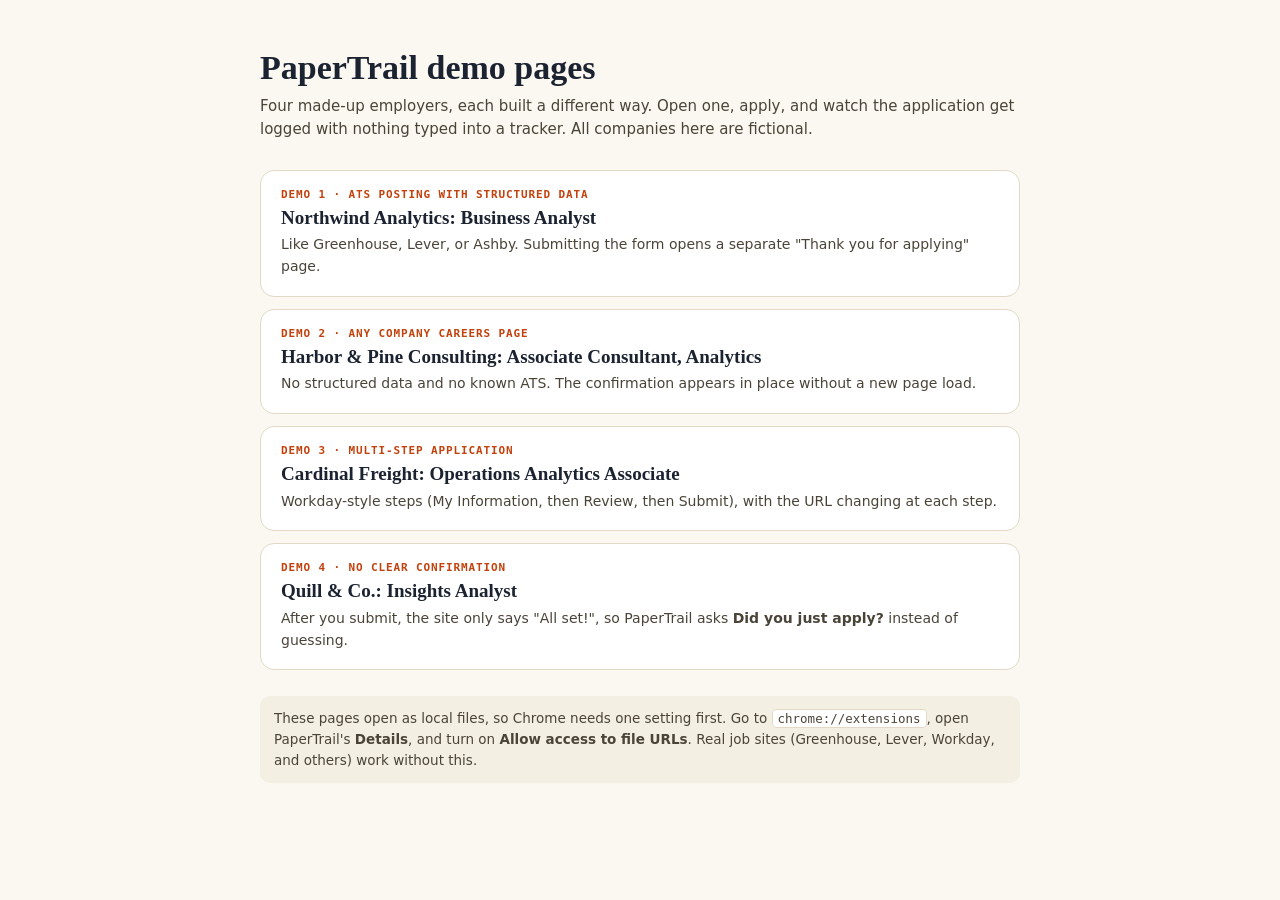
<file: demo/index.html>
<!doctype html>
<html lang="en">
<head>
  <meta charset="utf-8" />
  <title>PaperTrail demo pages</title>
  <style>
    body { margin: 0; background: #FBF8F1; color: #1B2230; font: 15px/1.55 ui-sans-serif, system-ui, -apple-system, "Segoe UI", sans-serif; }
    .wrap { max-width: 760px; margin: 0 auto; padding: 48px 24px; }
    h1 { font: 600 34px/1.15 "Iowan Old Style", Palatino, Georgia, serif; margin: 0 0 8px; }
    p.lead { color: #4A4438; margin: 0 0 28px; }
    a.card { display: block; text-decoration: none; color: inherit; background: #fff; border: 1px solid #E2D9C6; border-radius: 14px; padding: 18px 20px; margin-bottom: 12px; transition: box-shadow .15s, transform .15s; }
    a.card:hover { box-shadow: 0 12px 28px -16px rgba(27,34,48,.4); transform: translateY(-1px); }
    .k { font: 600 11px/1 ui-monospace, Menlo, monospace; letter-spacing: .08em; text-transform: uppercase; color: #C2410C; }
    .t { font: 600 19px/1.3 "Iowan Old Style", Palatino, Georgia, serif; margin: 6px 0 4px; }
    .d { color: #4A4438; font-size: 14px; }
    .tip { margin-top: 26px; font-size: 13.5px; color: #4A4438; background: #F4EFE3; border-radius: 10px; padding: 12px 14px; }
    code { font: 12.5px ui-monospace, Menlo, monospace; background: #fff; border: 1px solid #E2D9C6; border-radius: 4px; padding: 1px 5px; }
  </style>
</head>
<body>
  <div class="wrap">
    <h1>PaperTrail demo pages</h1>
    <p class="lead">Four made-up employers, each built a different way. Open one, apply, and watch the application get logged with nothing typed into a tracker. All companies here are fictional.</p>

    <a class="card" href="northwind-posting.html">
      <div class="k">Demo 1 · ATS posting with structured data</div>
      <div class="t">Northwind Analytics: Business Analyst</div>
      <div class="d">Like Greenhouse, Lever, or Ashby. Submitting the form opens a separate "Thank you for applying" page.</div>
    </a>
    <a class="card" href="harbor-careers.html">
      <div class="k">Demo 2 · Any company careers page</div>
      <div class="t">Harbor &amp; Pine Consulting: Associate Consultant, Analytics</div>
      <div class="d">No structured data and no known ATS. The confirmation appears in place without a new page load.</div>
    </a>
    <a class="card" href="cardinal-multistep.html">
      <div class="k">Demo 3 · Multi-step application</div>
      <div class="t">Cardinal Freight: Operations Analytics Associate</div>
      <div class="d">Workday-style steps (My Information, then Review, then Submit), with the URL changing at each step.</div>
    </a>
    <a class="card" href="quill-unclear.html">
      <div class="k">Demo 4 · No clear confirmation</div>
      <div class="t">Quill &amp; Co.: Insights Analyst</div>
      <div class="d">After you submit, the site only says "All set!", so PaperTrail asks <b>Did you just apply?</b> instead of guessing.</div>
    </a>

    <div class="tip">These pages open as local files, so Chrome needs one setting first. Go to <code>chrome://extensions</code>, open PaperTrail's <b>Details</b>, and turn on <b>Allow access to file URLs</b>. Real job sites (Greenhouse, Lever, Workday, and others) work without this.</div>
  </div>
</body>
</html>
</file>
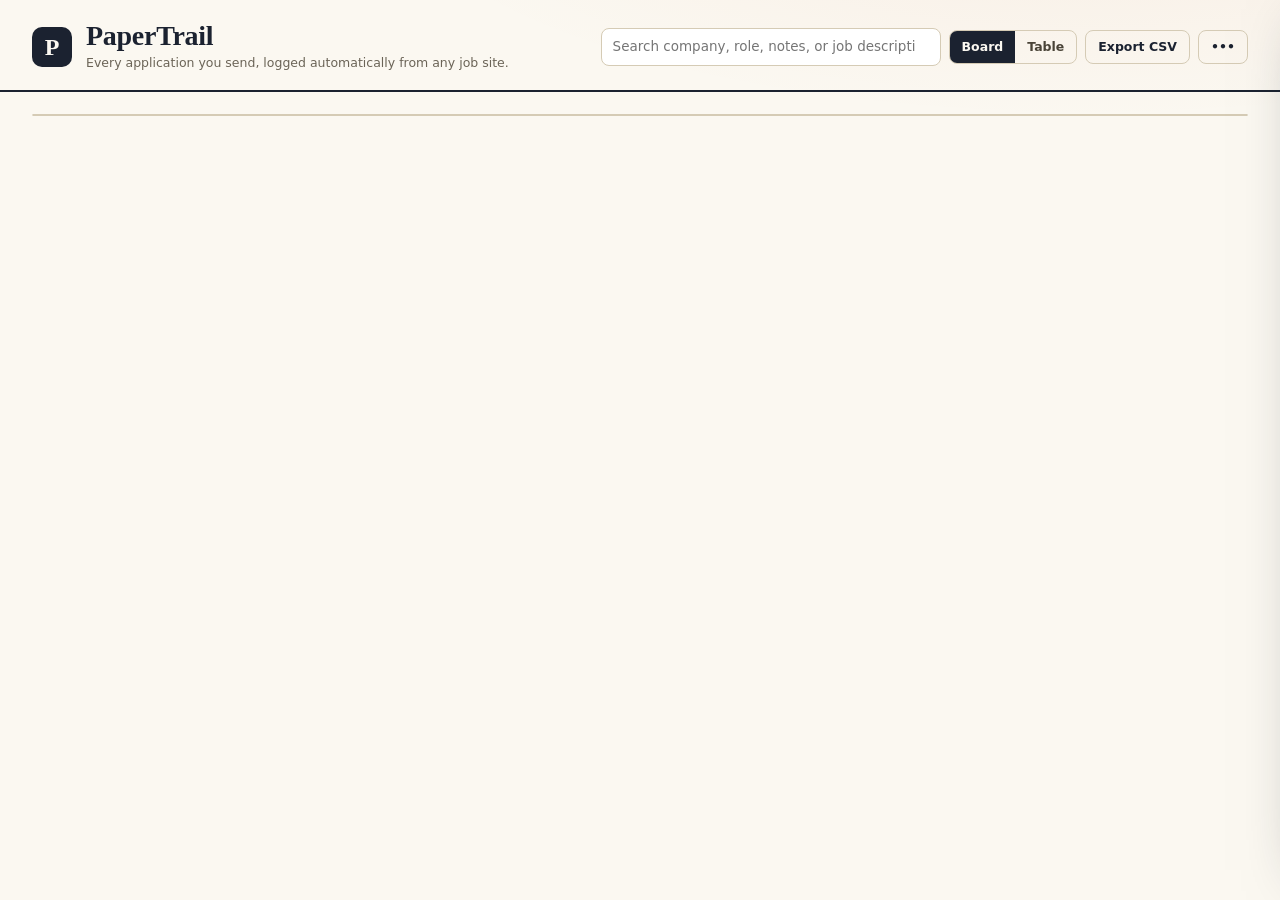
<file: dashboard/dashboard.html>
<!doctype html>
<html lang="en">
<head>
  <meta charset="utf-8" />
  <meta name="viewport" content="width=device-width, initial-scale=1" />
  <title>PaperTrail · Application tracker</title>
  <link rel="icon" href="../icons/icon32.png" />
  <link rel="stylesheet" href="../lib/theme.css" />
  <link rel="stylesheet" href="dashboard.css" />
</head>
<body>
  <header class="masthead">
    <div class="brand">
      <span class="logo big">P</span>
      <div>
        <h1 class="serif">PaperTrail</h1>
        <div class="tagline">Every application you send, logged automatically from any job site.</div>
      </div>
    </div>
    <div class="tools">
      <div class="search"><input id="q" class="field" type="search" placeholder="Search company, role, notes, or job descriptions" aria-label="Search" /></div>
      <div class="seg" role="tablist" aria-label="View">
        <button id="v-board" class="on" role="tab">Board</button>
        <button id="v-table" role="tab">Table</button>
      </div>
      <button class="btn" id="export">Export CSV</button>
      <div class="menu-wrap">
        <button class="btn" id="menuBtn" aria-haspopup="true" aria-expanded="false">•••</button>
        <div class="menu" id="menu" hidden>
          <button data-m="demo">Load demo data</button>
          <button data-m="cleardemo">Remove demo data</button>
          <button data-m="settings">Settings</button>
          <hr />
          <button data-m="clear" class="danger">Delete everything</button>
        </div>
      </div>
    </div>
  </header>

  <section id="welcome" class="welcome" hidden></section>

  <section class="kpis" id="kpis"></section>
  <section class="pipeline" id="pipeline"></section>
  <section class="nudge" id="nudge" hidden></section>

  <main id="view"></main>

  <div class="scrim" id="scrim" hidden></div>
  <aside class="drawer" id="drawer" aria-hidden="true"></aside>

  <dialog id="settings">
    <form method="dialog" class="settings">
      <h2 class="serif">Settings</h2>
      <label class="row"><span><b>Detect submissions automatically</b><small>Logs an application when a confirmation page appears after you submit.</small></span><input type="checkbox" id="s-auto" /></label>
      <label class="row"><span><b>Show the on-page card</b><small>A small card on job postings with Save and I applied buttons.</small></span><input type="checkbox" id="s-card" /></label>
      <label class="row"><span><b>Follow-up reminder</b><small>Flag applications with no update after this many days.</small></span><input type="number" min="3" max="60" id="s-days" class="field" style="width:70px" /></label>
      <p class="privacy">🔒 Everything is stored in this browser only. PaperTrail has no account, no server, and never reads your email.</p>
      <div class="actions"><button class="btn primary" value="save" id="s-save">Done</button></div>
    </form>
  </dialog>

  <script type="module" src="dashboard.js"></script>
</body>
</html>
</file>
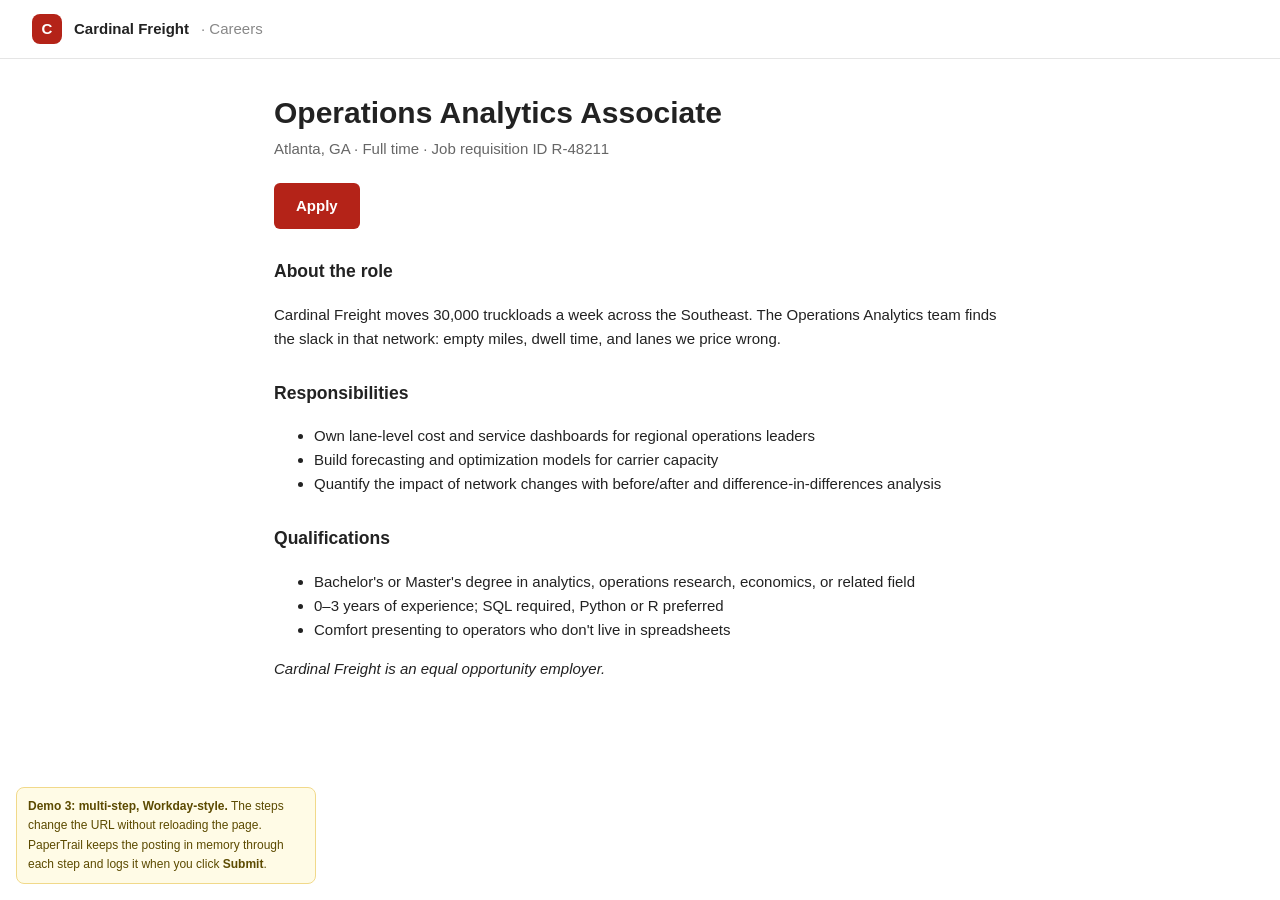
<file: demo/cardinal-multistep.html>
<!doctype html>
<html lang="en">
<head>
  <meta charset="utf-8" />
  <title>Operations Analytics Associate - Cardinal Freight Careers</title>
  <meta property="og:site_name" content="Cardinal Freight" />
  <link rel="stylesheet" href="demo.css" />
</head>
<body>
  <div class="topbar"><div class="mark" style="background:#b42318">C</div><b>Cardinal Freight</b><span style="color:#888">· Careers</span></div>
  <div class="wrap">
    <section data-route="posting">
      <h1>Operations Analytics Associate</h1>
      <div class="sub">Atlanta, GA · Full time · Job requisition ID R-48211</div>
      <a class="apply" style="background:#b42318" href="#/apply/my-information">Apply</a>
      <h3>About the role</h3>
      <p>Cardinal Freight moves 30,000 truckloads a week across the Southeast. The Operations Analytics team finds the slack in that network: empty miles, dwell time, and lanes we price wrong.</p>
      <h3>Responsibilities</h3>
      <ul>
        <li>Own lane-level cost and service dashboards for regional operations leaders</li>
        <li>Build forecasting and optimization models for carrier capacity</li>
        <li>Quantify the impact of network changes with before/after and difference-in-differences analysis</li>
      </ul>
      <h3>Qualifications</h3>
      <ul>
        <li>Bachelor's or Master's degree in analytics, operations research, economics, or related field</li>
        <li>0–3 years of experience; SQL required, Python or R preferred</li>
        <li>Comfort presenting to operators who don't live in spreadsheets</li>
      </ul>
      <p><i>Cardinal Freight is an equal opportunity employer.</i></p>
    </section>

    <section data-route="my-information" hidden>
      <div class="steps"><span class="on">1 My Information</span>›<span>2 Review</span></div>
      <h2>My Information</h2>
      <div class="f"><label for="fn">Legal name</label><input id="fn" value="Demo Candidate" /></div>
      <div class="f"><label for="em">Email address</label><input id="em" type="email" value="candidate@example.com" /></div>
      <a class="apply" style="background:#b42318" href="#/apply/review">Save and Continue</a>
    </section>

    <section data-route="review" hidden>
      <div class="steps"><span>1 My Information</span>›<span class="on">2 Review</span></div>
      <h2>Review</h2>
      <p>Demo Candidate · candidate@example.com</p>
      <button class="apply" style="background:#b42318" id="submit" type="button">Submit</button>
    </section>

    <section data-route="confirmation" hidden class="done">
      <div class="check" style="background:#1f9d55">✓</div>
      <h1>Application Submitted</h1>
      <p class="sub">You can check the status of your application anytime from your candidate home.</p>
    </section>
  </div>
  <div class="demo-note"><b>Demo 3: multi-step, Workday-style.</b> The steps change the URL without reloading the page. PaperTrail keeps the posting in memory through each step and logs it when you click <b>Submit</b>.</div>
  <script>
    function route() {
      const h = location.hash.replace(/^#\/?(apply\/)?/, '') || 'posting';
      document.querySelectorAll('[data-route]').forEach((s) => (s.hidden = s.dataset.route !== h));
      window.scrollTo(0, 0);
    }
    addEventListener('hashchange', route);
    route();
    document.getElementById('submit').onclick = () => setTimeout(() => (location.hash = '#/apply/confirmation'), 500);
  </script>
</body>
</html>
</file>
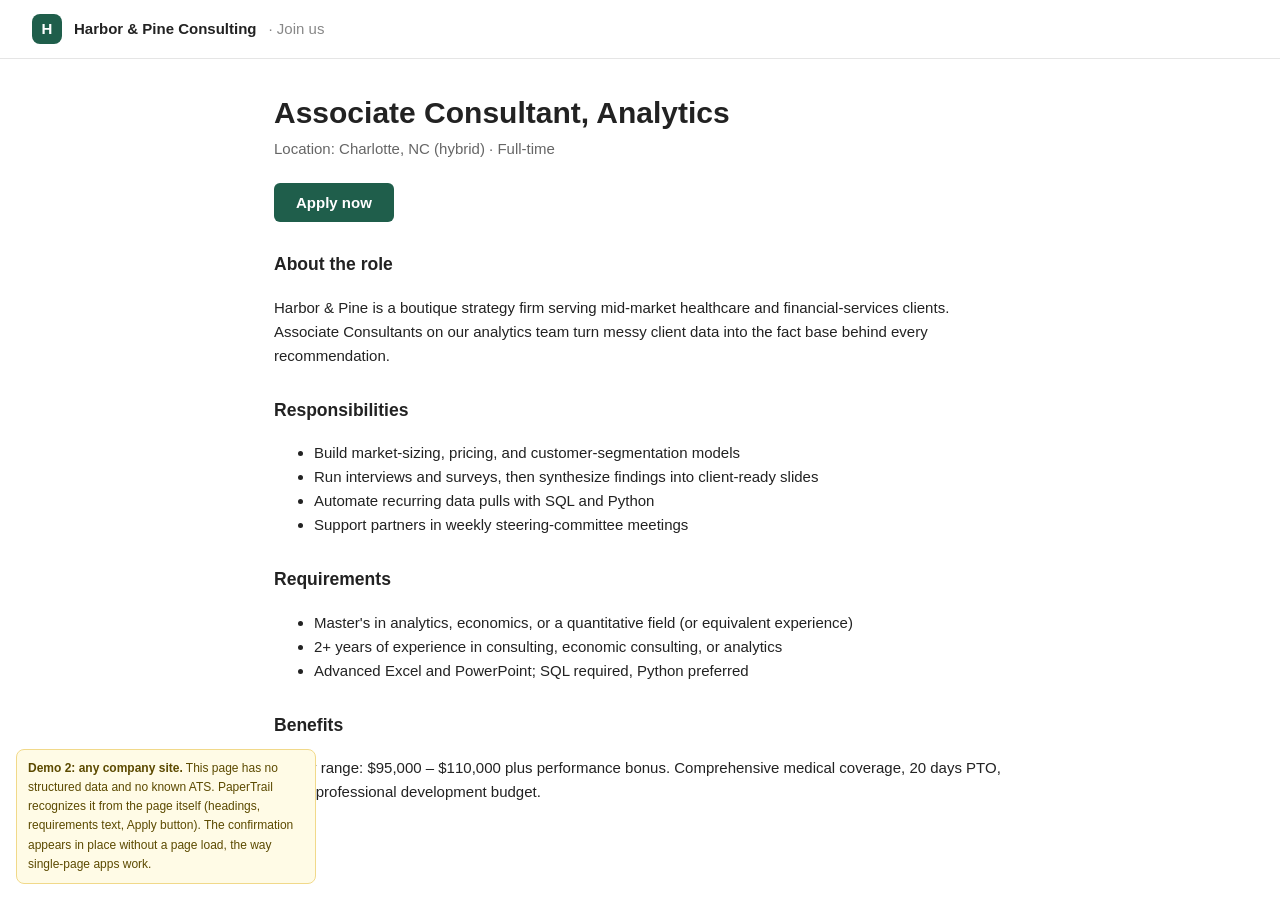
<file: demo/harbor-careers.html>
<!doctype html>
<html lang="en">
<head>
  <meta charset="utf-8" />
  <title>Associate Consultant, Analytics | Harbor &amp; Pine Careers</title>
  <meta property="og:site_name" content="Harbor & Pine Consulting" />
  <link rel="stylesheet" href="demo.css" />
  <!-- No structured data on purpose: a hand-built company careers page, like many smaller firms run. -->
</head>
<body>
  <div class="topbar"><div class="mark" style="background:#1f5e4b">H</div><b>Harbor &amp; Pine Consulting</b><span style="color:#888">· Join us</span></div>
  <div class="wrap" id="app">
    <h1>Associate Consultant, Analytics</h1>
    <div class="sub">Location: Charlotte, NC (hybrid) · Full-time</div>
    <button class="apply" style="background:#1f5e4b" id="start">Apply now</button>

    <h3>About the role</h3>
    <p>Harbor &amp; Pine is a boutique strategy firm serving mid-market healthcare and financial-services clients. Associate Consultants on our analytics team turn messy client data into the fact base behind every recommendation.</p>
    <h3>Responsibilities</h3>
    <ul>
      <li>Build market-sizing, pricing, and customer-segmentation models</li>
      <li>Run interviews and surveys, then synthesize findings into client-ready slides</li>
      <li>Automate recurring data pulls with SQL and Python</li>
      <li>Support partners in weekly steering-committee meetings</li>
    </ul>
    <h3>Requirements</h3>
    <ul>
      <li>Master's in analytics, economics, or a quantitative field (or equivalent experience)</li>
      <li>2+ years of experience in consulting, economic consulting, or analytics</li>
      <li>Advanced Excel and PowerPoint; SQL required, Python preferred</li>
    </ul>
    <h3>Benefits</h3>
    <p>Salary range: $95,000 – $110,000 plus performance bonus. Comprehensive medical coverage, 20 days PTO, and a professional development budget.</p>

    <div class="appform" id="form" hidden>
      <h3 style="margin-top:0">Your application</h3>
      <div class="f"><label for="n">Full name</label><input id="n" value="Demo Candidate" /></div>
      <div class="f"><label for="e">Email</label><input id="e" type="email" value="candidate@example.com" /></div>
      <div class="f"><label for="w">Why Harbor &amp; Pine?</label><textarea id="w" rows="3">I want to build the fact base behind strategy decisions.</textarea></div>
      <button class="apply" style="background:#1f5e4b" id="submit" type="button">Submit application</button>
    </div>
  </div>
  <div class="demo-note"><b>Demo 2: any company site.</b> This page has no structured data and no known ATS. PaperTrail recognizes it from the page itself (headings, requirements text, Apply button). The confirmation appears in place without a page load, the way single-page apps work.</div>
  <script>
    document.getElementById('start').onclick = () => {
      const f = document.getElementById('form');
      f.hidden = false;
      f.scrollIntoView({ behavior: 'smooth' });
    };
    document.getElementById('submit').onclick = () => {
      setTimeout(() => {
        document.getElementById('app').innerHTML =
          '<div class="done"><div class="check" style="background:#1f5e4b">✓</div><h1>We’ve received your application</h1><p class="sub">Thanks for your interest in Harbor &amp; Pine. A recruiter will be in touch within two weeks.</p></div>';
        window.scrollTo(0, 0);
      }, 600);
    };
  </script>
</body>
</html>
</file>
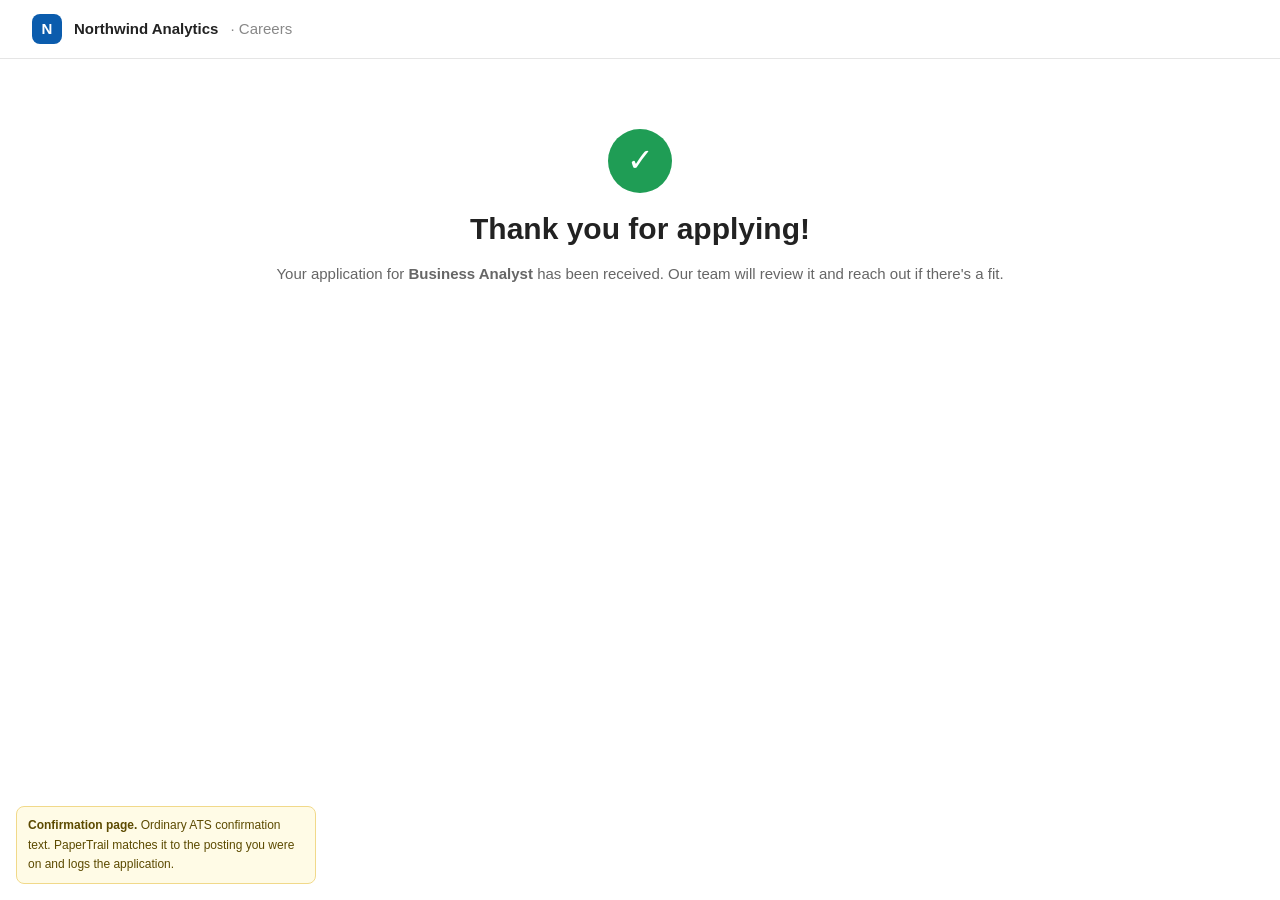
<file: demo/northwind-confirmation.html>
<!doctype html>
<html lang="en">
<head>
  <meta charset="utf-8" />
  <title>Application submitted – Northwind Analytics</title>
  <meta property="og:site_name" content="Northwind Analytics" />
  <link rel="stylesheet" href="demo.css" />
</head>
<body>
  <div class="topbar"><div class="mark" style="background:#0b5cad">N</div><b>Northwind Analytics</b><span style="color:#888">· Careers</span></div>
  <div class="wrap done">
    <div class="check" style="background:#1f9d55">✓</div>
    <h1>Thank you for applying!</h1>
    <p class="sub">Your application for <b>Business Analyst</b> has been received. Our team will review it and reach out if there's a fit.</p>
  </div>
  <div class="demo-note"><b>Confirmation page.</b> Ordinary ATS confirmation text. PaperTrail matches it to the posting you were on and logs the application.</div>
</body>
</html>
</file>
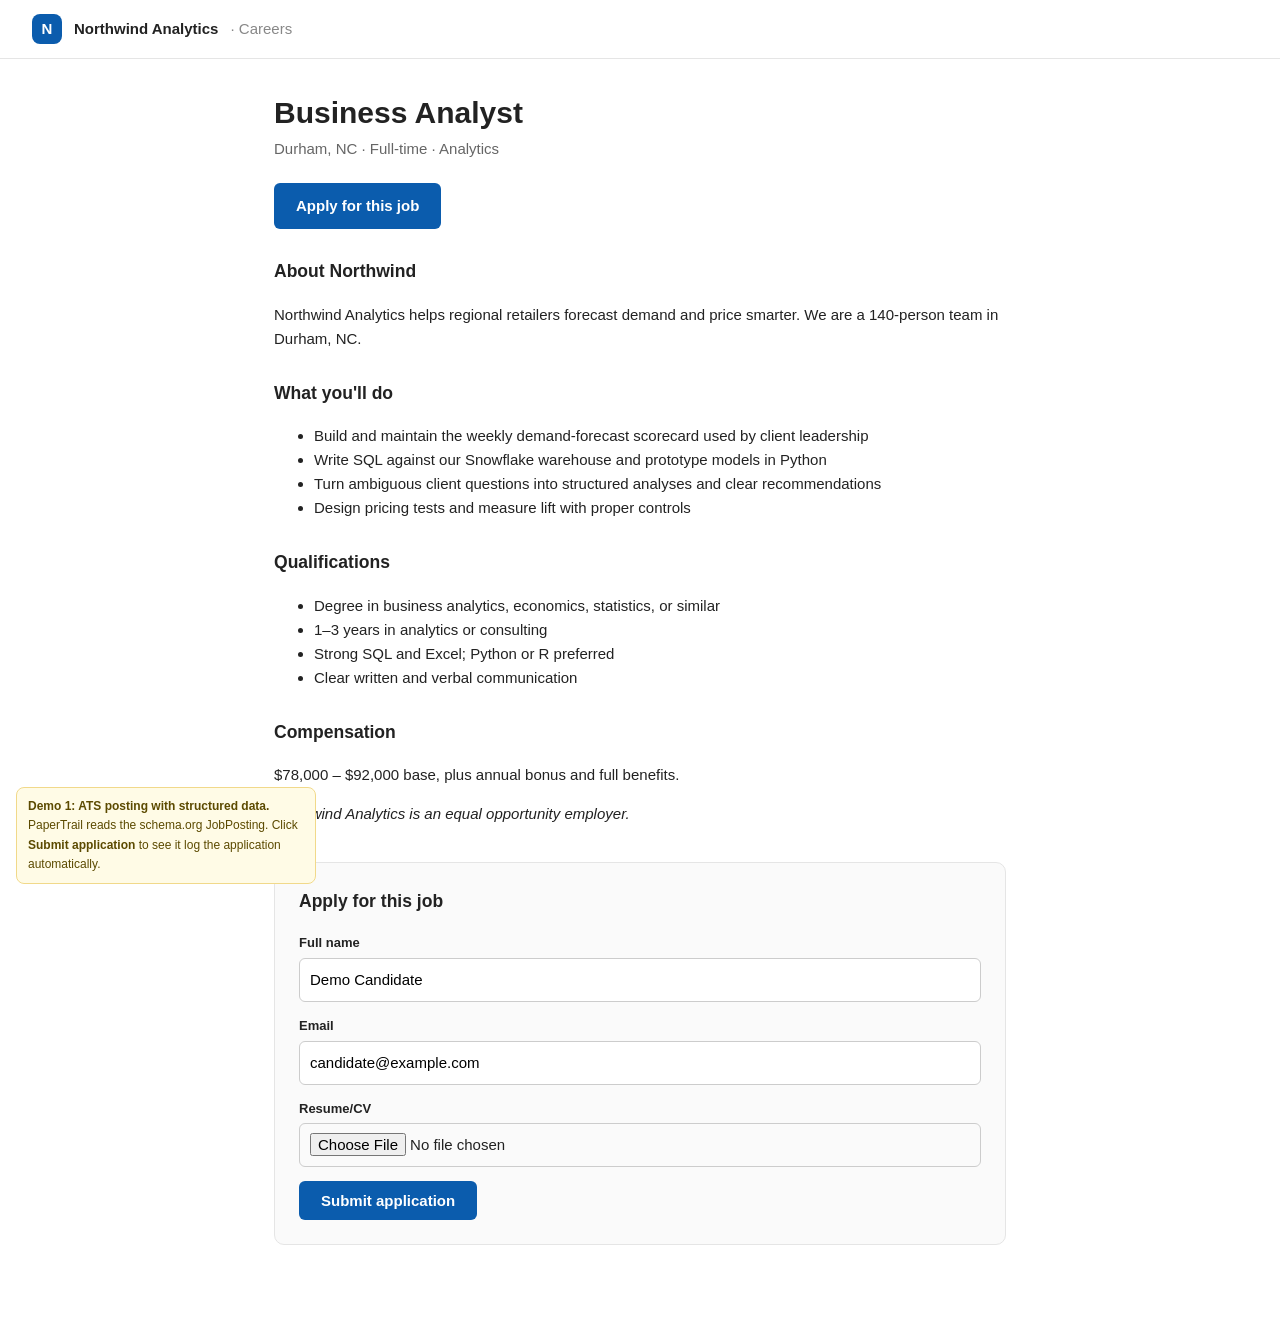
<file: demo/northwind-posting.html>
<!doctype html>
<html lang="en">
<head>
  <meta charset="utf-8" />
  <title>Business Analyst – Northwind Analytics</title>
  <meta property="og:site_name" content="Northwind Analytics" />
  <link rel="stylesheet" href="demo.css" />
  <!-- schema.org JobPosting: the same structured data most ATSs publish for Google Jobs -->
  <script type="application/ld+json">
  {
    "@context": "https://schema.org/",
    "@type": "JobPosting",
    "title": "Business Analyst",
    "datePosted": "2026-11-02",
    "validThrough": "2026-12-15",
    "employmentType": "FULL_TIME",
    "hiringOrganization": { "@type": "Organization", "name": "Northwind Analytics" },
    "jobLocation": { "@type": "Place", "address": { "@type": "PostalAddress", "addressLocality": "Durham", "addressRegion": "NC", "addressCountry": "US" } },
    "baseSalary": { "@type": "MonetaryAmount", "currency": "USD", "value": { "@type": "QuantitativeValue", "minValue": 78000, "maxValue": 92000, "unitText": "YEAR" } },
    "description": "<p><b>About Northwind</b><br>Northwind Analytics helps regional retailers forecast demand and price smarter. We are a 140-person team in Durham, NC.</p><p><b>What you'll do</b></p><ul><li>Build and maintain the weekly demand-forecast scorecard used by client leadership</li><li>Write SQL against our Snowflake warehouse and prototype models in Python</li><li>Turn ambiguous client questions into structured analyses and clear recommendations</li><li>Design pricing tests and measure lift with proper controls</li></ul><p><b>Qualifications</b></p><ul><li>Degree in business analytics, economics, statistics, or similar</li><li>1–3 years in analytics or consulting</li><li>Strong SQL and Excel; Python or R preferred</li><li>Clear written and verbal communication</li></ul><p><b>Compensation</b><br>$78,000 – $92,000 base, plus annual bonus and full benefits.</p><p>Northwind Analytics is an equal opportunity employer.</p>"
  }
  </script>
</head>
<body>
  <div class="topbar"><div class="mark" style="background:#0b5cad">N</div><b>Northwind Analytics</b><span style="color:#888">· Careers</span></div>
  <div class="wrap">
    <h1>Business Analyst</h1>
    <div class="sub">Durham, NC · Full-time · Analytics</div>
    <a class="apply" style="background:#0b5cad" href="#application">Apply for this job</a>

    <h3>About Northwind</h3>
    <p>Northwind Analytics helps regional retailers forecast demand and price smarter. We are a 140-person team in Durham, NC.</p>
    <h3>What you'll do</h3>
    <ul>
      <li>Build and maintain the weekly demand-forecast scorecard used by client leadership</li>
      <li>Write SQL against our Snowflake warehouse and prototype models in Python</li>
      <li>Turn ambiguous client questions into structured analyses and clear recommendations</li>
      <li>Design pricing tests and measure lift with proper controls</li>
    </ul>
    <h3>Qualifications</h3>
    <ul>
      <li>Degree in business analytics, economics, statistics, or similar</li>
      <li>1–3 years in analytics or consulting</li>
      <li>Strong SQL and Excel; Python or R preferred</li>
      <li>Clear written and verbal communication</li>
    </ul>
    <h3>Compensation</h3>
    <p>$78,000 – $92,000 base, plus annual bonus and full benefits.</p>
    <p><i>Northwind Analytics is an equal opportunity employer.</i></p>

    <form class="app" id="application" action="northwind-confirmation.html" method="get">
      <h3 style="margin-top:0">Apply for this job</h3>
      <div class="f"><label for="n">Full name</label><input id="n" name="name" value="Demo Candidate" /></div>
      <div class="f"><label for="e">Email</label><input id="e" type="email" name="email" value="candidate@example.com" /></div>
      <div class="f"><label for="r">Resume/CV</label><input id="r" type="file" name="resume" /></div>
      <button class="apply" style="background:#0b5cad" type="submit">Submit application</button>
    </form>
  </div>
  <div class="demo-note"><b>Demo 1: ATS posting with structured data.</b> PaperTrail reads the schema.org JobPosting. Click <b>Submit application</b> to see it log the application automatically.</div>
</body>
</html>
</file>
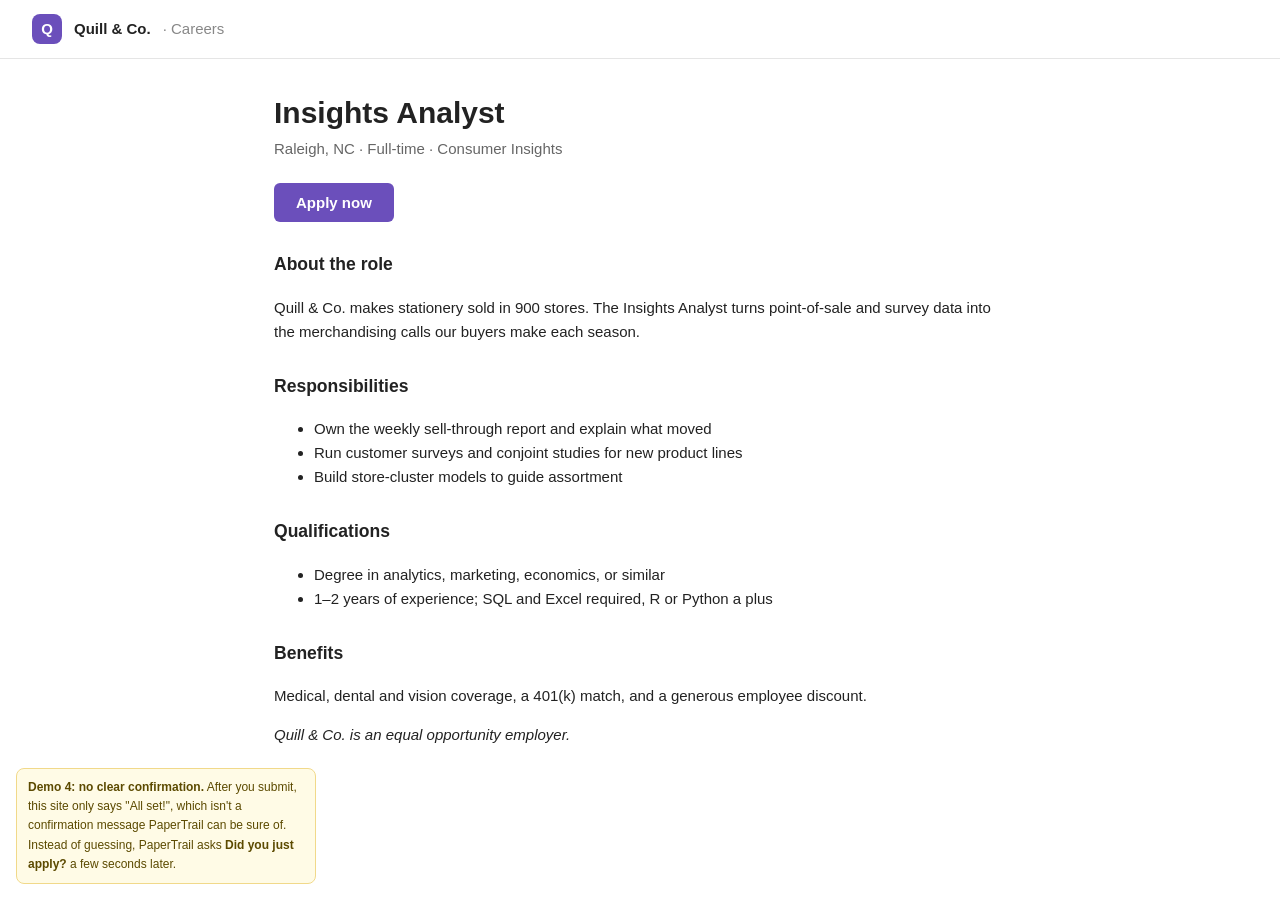
<file: demo/quill-unclear.html>
<!doctype html>
<html lang="en">
<head>
  <meta charset="utf-8" />
  <title>Insights Analyst | Quill &amp; Co. Careers</title>
  <meta property="og:site_name" content="Quill & Co." />
  <link rel="stylesheet" href="demo.css" />
</head>
<body>
  <div class="topbar"><div class="mark" style="background:#6b4fbb">Q</div><b>Quill &amp; Co.</b><span style="color:#888">· Careers</span></div>
  <div class="wrap" id="app">
    <h1>Insights Analyst</h1>
    <div class="sub">Raleigh, NC · Full-time · Consumer Insights</div>
    <button class="apply" style="background:#6b4fbb" id="start">Apply now</button>

    <h3>About the role</h3>
    <p>Quill &amp; Co. makes stationery sold in 900 stores. The Insights Analyst turns point-of-sale and survey data into the merchandising calls our buyers make each season.</p>
    <h3>Responsibilities</h3>
    <ul>
      <li>Own the weekly sell-through report and explain what moved</li>
      <li>Run customer surveys and conjoint studies for new product lines</li>
      <li>Build store-cluster models to guide assortment</li>
    </ul>
    <h3>Qualifications</h3>
    <ul>
      <li>Degree in analytics, marketing, economics, or similar</li>
      <li>1–2 years of experience; SQL and Excel required, R or Python a plus</li>
    </ul>
    <h3>Benefits</h3>
    <p>Medical, dental and vision coverage, a 401(k) match, and a generous employee discount.</p>
    <p><i>Quill &amp; Co. is an equal opportunity employer.</i></p>

    <form class="app" id="form" hidden onsubmit="return false">
      <h3 style="margin-top:0">Apply</h3>
      <div class="f"><label for="n">Full name</label><input id="n" value="Demo Candidate" /></div>
      <div class="f"><label for="e">Email</label><input id="e" type="email" value="candidate@example.com" /></div>
      <div class="f"><label for="r">Resume</label><input id="r" type="file" /></div>
      <button class="apply" style="background:#6b4fbb" id="submit" type="submit">Submit application</button>
    </form>
  </div>
  <div class="demo-note"><b>Demo 4: no clear confirmation.</b> After you submit, this site only says "All set!", which isn't a confirmation message PaperTrail can be sure of. Instead of guessing, PaperTrail asks <b>Did you just apply?</b> a few seconds later.</div>
  <script>
    document.getElementById('start').onclick = () => {
      const f = document.getElementById('form');
      f.hidden = false;
      f.scrollIntoView({ behavior: 'smooth' });
    };
    document.getElementById('form').addEventListener('submit', () => {
      setTimeout(() => {
        document.getElementById('app').innerHTML =
          '<div class="done"><div class="check" style="background:#6b4fbb">✓</div><h1>All set!</h1><p class="sub">Our talent team will take a look at your materials.</p></div>';
        window.scrollTo(0, 0);
      }, 500);
    });
  </script>
</body>
</html>
</file>
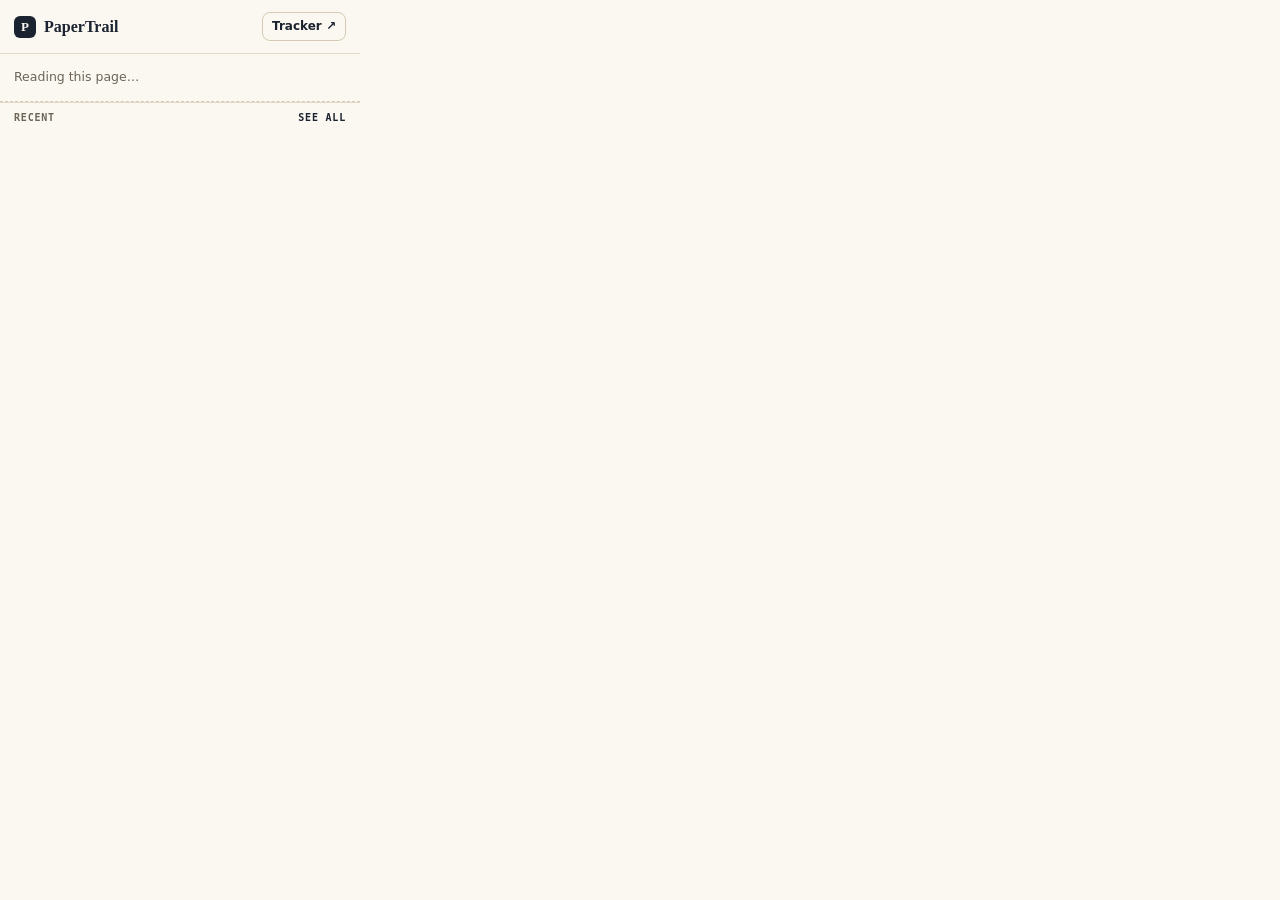
<file: popup/popup.html>
<!doctype html>
<html lang="en">
<head>
  <meta charset="utf-8" />
  <title>PaperTrail</title>
  <link rel="stylesheet" href="../lib/theme.css" />
  <link rel="stylesheet" href="popup.css" />
</head>
<body>
  <header class="top">
    <div class="brand"><span class="logo">P</span><span class="serif">PaperTrail</span></div>
    <button class="btn" id="openDash">Tracker ↗</button>
  </header>

  <section id="page" class="page">
    <div class="loading">Reading this page…</div>
  </section>

  <section class="stats" id="stats"></section>

  <section class="recent">
    <div class="sec-h"><span>Recent</span><a href="#" id="seeAll">See all</a></div>
    <ul id="recent"></ul>
  </section>

  <script type="module" src="popup.js"></script>
</body>
</html>
</file>
<file: lib/theme.css>
:root {
  --paper: #FBF8F1;
  --paper-2: #F4EFE3;
  --paper-3: #ECE4D3;
  --rule: #E2D9C6;
  --rule-2: #D5CBB5;
  --ink: #1B2230;
  --ink-2: #2A3346;
  --muted: #6B6457;
  --muted-2: #8A8172;
  --text-2: #4A4438;
  --accent: #C2410C;
  --accent-soft: #FBE7DA;
  --blue: #2B4C7E;
  --blue-soft: #E3EAF4;
  --green: #2F6B4F;
  --green-soft: #E1EEE6;
  --serif: "Iowan Old Style", "Palatino Linotype", Palatino, "Book Antiqua", Georgia, serif;
  --sans: ui-sans-serif, system-ui, -apple-system, "Segoe UI", Roboto, "Helvetica Neue", sans-serif;
  --mono: ui-monospace, "SF Mono", "Cascadia Mono", Menlo, Consolas, monospace;
}
* { box-sizing: border-box; }
html, body { margin: 0; background: var(--paper); color: var(--ink); font: 13.5px/1.45 var(--sans); -webkit-font-smoothing: antialiased; }
button { font: inherit; cursor: pointer; color: inherit; }
input, select, textarea { font: inherit; color: inherit; }
.serif { font-family: var(--serif); }
.mono { font-family: var(--mono); }

.logo { display: inline-grid; place-items: center; width: 22px; height: 22px; border-radius: 6px; background: var(--ink); color: var(--paper); font: 700 13px/1 var(--serif); }
.btn { display: inline-flex; align-items: center; justify-content: center; gap: 6px; border-radius: 8px; padding: 7px 12px; font-weight: 600; font-size: 12.5px; border: 1px solid var(--rule-2); background: transparent; transition: background .15s, transform .08s, border-color .15s; white-space: nowrap; }
.btn:hover { background: var(--paper-2); }
.btn:active { transform: translateY(1px); }
.btn.primary { background: var(--ink); color: var(--paper); border-color: var(--ink); }
.btn.primary:hover { background: var(--ink-2); }
.btn.accent { background: var(--accent); color: #fff; border-color: var(--accent); }
.btn.accent:hover { background: #A8370A; }
.btn.danger { color: #9B2C1C; }
.btn:disabled { opacity: .55; cursor: not-allowed; }
.btn:focus-visible, .field:focus-visible, button:focus-visible { outline: 2px solid var(--accent); outline-offset: 2px; }

.field { width: 100%; background: #fff; border: 1px solid var(--rule-2); border-radius: 8px; padding: 7px 9px; outline: none; transition: border-color .15s, box-shadow .15s; }
.field:focus { border-color: var(--ink); box-shadow: 0 0 0 3px rgba(27,34,48,.08); }
label.lbl { display: block; font: 600 10px/1 var(--mono); text-transform: uppercase; letter-spacing: .08em; color: var(--muted); margin: 0 0 5px; }

.stamp { display: inline-block; font: 700 10px/1 var(--mono); text-transform: uppercase; letter-spacing: .1em; padding: 4px 6px 3px; border: 1.5px solid currentColor; border-radius: 4px; transform: rotate(-2deg); white-space: nowrap; }
.s-saved { color: var(--muted); }
.s-applied { color: var(--accent); }
.s-interview { color: var(--blue); }
.s-offer { color: var(--green); }
.s-rejected { color: var(--muted-2); text-decoration: line-through; }

.tag { display: inline-flex; align-items: center; gap: 4px; font: 500 10px/1 var(--mono); text-transform: uppercase; letter-spacing: .05em; color: var(--muted); background: var(--paper-2); border: 1px solid var(--rule); padding: 3px 5px; border-radius: 4px; white-space: nowrap; }
.tag.auto { color: var(--accent); background: var(--accent-soft); border-color: #F4C9AE; }
.tag.due { color: #fff; background: var(--accent); border-color: var(--accent); }
[hidden] { display: none !important; }
a.btn, a.tag { text-decoration: none; color: inherit; }
a.tag:hover { border-color: var(--rule-2); color: var(--ink); }
</file>
<file: dashboard/dashboard.css>
body { min-height: 100vh; background:
  radial-gradient(1200px 400px at 85% -120px, rgba(194,65,12,.06), transparent 60%),
  var(--paper); }

.masthead { display: flex; align-items: center; justify-content: space-between; gap: 24px; padding: 22px 32px 18px; border-bottom: 2px solid var(--ink); flex-wrap: wrap; }
.brand { display: flex; align-items: center; gap: 14px; }
.logo.big { width: 40px; height: 40px; border-radius: 10px; font-size: 24px; }
.brand h1 { margin: 0; font-size: 28px; line-height: 1; font-weight: 600; letter-spacing: -.01em; }
.tagline { color: var(--muted); font-size: 12.5px; margin-top: 4px; }
.tools { display: flex; align-items: center; gap: 8px; flex-wrap: wrap; }
.search .field { width: 340px; padding: 8px 11px; background: #fff; }
.seg { display: inline-flex; border: 1px solid var(--rule-2); border-radius: 8px; overflow: hidden; }
.seg button { border: 0; background: transparent; padding: 7px 12px; font-weight: 600; font-size: 12.5px; color: var(--text-2); }
.seg button.on { background: var(--ink); color: var(--paper); }
.menu-wrap { position: relative; }
.menu { position: absolute; right: 0; top: calc(100% + 6px); background: #fff; border: 1px solid var(--rule-2); border-radius: 10px; box-shadow: 0 16px 40px -16px rgba(27,34,48,.35); padding: 6px; min-width: 200px; z-index: 30; }
.menu button { display: block; width: 100%; text-align: left; border: 0; background: transparent; padding: 8px 10px; border-radius: 6px; font-size: 13px; }
.menu button:hover { background: var(--paper-2); }
.menu .danger { color: #9B2C1C; }
.menu hr { border: 0; border-top: 1px solid var(--rule); margin: 5px 0; }

.welcome { margin: 22px 32px 0; padding: 22px 24px; border: 1px solid var(--rule-2); border-radius: 14px; background: #fff; display: grid; grid-template-columns: 1.3fr 1fr; gap: 28px; align-items: center; }
.welcome h2 { margin: 0 0 6px; font: 600 22px/1.2 var(--serif); }
.welcome p { margin: 0 0 14px; color: var(--text-2); max-width: 56ch; }
.welcome ol { margin: 0; padding-left: 18px; color: var(--text-2); }
.welcome ol li { margin: 5px 0; }
.welcome .actions { display: flex; gap: 8px; }

.kpis { display: grid; grid-template-columns: repeat(6, 1fr); margin: 22px 32px 0; border: 1px solid var(--rule-2); border-radius: 14px; background: #fff; overflow: hidden; }
.kpi { padding: 14px 16px 13px; border-right: 1px solid var(--rule); }
.kpi:last-child { border-right: 0; }
.kpi .l { font: 600 10px/1.2 var(--mono); text-transform: uppercase; letter-spacing: .08em; color: var(--muted); }
.kpi .n { font: 600 28px/1.1 var(--serif); margin-top: 6px; letter-spacing: -.01em; }
.kpi .s { font-size: 11.5px; color: var(--muted); margin-top: 2px; }
.kpi.accent .n { color: var(--accent); }

.pipeline { margin: 14px 32px 0; }
.bar { display: flex; height: 10px; border-radius: 99px; overflow: hidden; background: var(--paper-3); }
.bar span { display: block; height: 100%; }
.legend { display: flex; gap: 18px; margin-top: 8px; font-size: 12px; color: var(--text-2); flex-wrap: wrap; }
.legend i { display: inline-block; width: 9px; height: 9px; border-radius: 2px; margin-right: 6px; vertical-align: 0; }
.c-saved { background: #B8AE99; } .c-applied { background: var(--accent); } .c-interview { background: var(--blue); } .c-offer { background: var(--green); } .c-rejected { background: #D8D0C0; }

.nudge { margin: 16px 32px 0; padding: 12px 16px; border-radius: 12px; background: var(--accent-soft); border: 1px solid #F4C9AE; display: flex; align-items: center; gap: 14px; flex-wrap: wrap; }
.nudge .msg { font-weight: 600; color: #7C2D0B; }
.nudge .chips { display: flex; gap: 6px; flex-wrap: wrap; }
.nudge .chip { border: 1px solid #F0B48F; background: #fff; border-radius: 99px; padding: 4px 10px; font-size: 12px; font-weight: 600; color: #7C2D0B; }
.nudge .chip:hover { background: #FFF6F0; }

main { padding: 18px 32px 60px; }

/* Board */
.board { display: grid; grid-template-columns: repeat(5, minmax(220px, 1fr)); gap: 14px; align-items: start; }
.col { background: var(--paper-2); border: 1px solid var(--rule); border-radius: 14px; padding: 10px; min-height: 200px; transition: background .15s, border-color .15s; }
.col.over { background: #FFF6EE; border-color: var(--accent); border-style: dashed; }
.col-h { display: flex; align-items: center; justify-content: space-between; padding: 2px 4px 10px; }
.col-h .name { font: 600 14px/1 var(--serif); }
.col-h .count { font: 600 11px/1 var(--mono); color: var(--muted); background: #fff; border: 1px solid var(--rule); border-radius: 99px; padding: 3px 7px; }
.cards { display: flex; flex-direction: column; gap: 8px; }
.card { background: #fff; border: 1px solid var(--rule); border-radius: 10px; padding: 10px 11px 9px; cursor: pointer; box-shadow: 0 1px 0 rgba(27,34,48,.03); transition: box-shadow .15s, transform .15s, border-color .15s; position: relative; }
.card:hover { border-color: var(--rule-2); box-shadow: 0 8px 18px -12px rgba(27,34,48,.35); transform: translateY(-1px); }
.card.dragging { opacity: .45; }
.card .co { font: 600 10.5px/1.2 var(--mono); text-transform: uppercase; letter-spacing: .05em; color: var(--muted); }
.card .ti { font: 600 14px/1.25 var(--serif); margin-top: 4px; color: var(--ink); }
.card .lo { font-size: 12px; color: var(--text-2); margin-top: 3px; }
.card .ft { display: flex; align-items: center; gap: 5px; margin-top: 9px; flex-wrap: wrap; }
.card .when { margin-left: auto; font-size: 11px; color: var(--muted); }
.card.is-rejected { opacity: .7; }
.col-empty { color: var(--muted); font-size: 12px; text-align: center; padding: 18px 6px; border: 1px dashed var(--rule-2); border-radius: 10px; }

/* Table */
table.tbl { width: 100%; border-collapse: separate; border-spacing: 0; background: #fff; border: 1px solid var(--rule-2); border-radius: 14px; overflow: hidden; }
.tbl th { text-align: left; font: 600 10px/1 var(--mono); text-transform: uppercase; letter-spacing: .08em; color: var(--muted); padding: 12px 14px; border-bottom: 1px solid var(--rule-2); background: var(--paper-2); cursor: pointer; user-select: none; white-space: nowrap; }
.tbl th.sorted::after { content: ' ↓'; } .tbl th.sorted.asc::after { content: ' ↑'; }
.tbl td { padding: 11px 14px; border-bottom: 1px solid var(--paper-3); vertical-align: middle; }
.tbl tr:last-child td { border-bottom: 0; }
.tbl tbody tr { cursor: pointer; }
.tbl tbody tr:hover td { background: #FFFCF6; }
.tbl .ti { font: 600 14px/1.25 var(--serif); }
.tbl .mut { color: var(--muted); font-size: 12px; }

/* Drawer */
.scrim { position: fixed; inset: 0; background: rgba(27,34,48,.25); z-index: 40; }
.drawer { position: fixed; top: 0; right: 0; bottom: 0; width: min(560px, 94vw); background: var(--paper); border-left: 1px solid var(--rule-2); box-shadow: -24px 0 60px -30px rgba(27,34,48,.5); z-index: 50; transform: translateX(105%); transition: transform .28s cubic-bezier(.2,.8,.2,1); display: flex; flex-direction: column; }
.drawer.open { transform: none; }
.d-head { padding: 20px 24px 16px; border-bottom: 1px solid var(--rule); }
.d-top { display: flex; align-items: center; gap: 8px; }
.d-top .close { margin-left: auto; border: 0; background: transparent; font-size: 22px; line-height: 1; color: var(--muted); width: 32px; height: 32px; border-radius: 8px; }
.d-top .close:hover { background: var(--paper-2); color: var(--ink); }
.d-title { font: 600 24px/1.2 var(--serif); margin: 10px 0 2px; outline: none; border-radius: 6px; }
.d-co { font-size: 14px; color: var(--text-2); outline: none; border-radius: 6px; }
[contenteditable]:hover { background: rgba(27,34,48,.04); }
[contenteditable]:focus { background: #fff; box-shadow: 0 0 0 2px var(--rule-2); }
.d-meta { display: flex; gap: 6px; flex-wrap: wrap; margin-top: 10px; }
.d-body { flex: 1; overflow: auto; padding: 18px 24px 28px; }
.d-sec { margin-bottom: 22px; }
.d-sec > .lbl { margin-bottom: 8px; }
.statuses { display: grid; grid-template-columns: repeat(5, 1fr); gap: 6px; }
.statuses button { border: 1px solid var(--rule-2); background: #fff; border-radius: 8px; padding: 8px 4px; font-size: 12px; font-weight: 600; color: var(--text-2); }
.statuses button.on { background: var(--ink); color: var(--paper); border-color: var(--ink); }
.facts { display: grid; grid-template-columns: 1fr 1fr; gap: 10px; }
.timeline { list-style: none; margin: 0; padding: 0 0 0 14px; border-left: 2px solid var(--rule); }
.timeline li { position: relative; padding: 0 0 12px 12px; font-size: 13px; }
.timeline li::before { content: ''; position: absolute; left: -20px; top: 4px; width: 10px; height: 10px; border-radius: 50%; background: var(--paper); border: 2px solid var(--rule-2); }
.timeline li.applied::before { border-color: var(--accent); background: var(--accent); }
.timeline li.interview::before { border-color: var(--blue); background: var(--blue); }
.timeline li.offer::before { border-color: var(--green); background: var(--green); }
.timeline .when { color: var(--muted); font-size: 12px; margin-left: 6px; }
.timeline .via { font: 500 10px/1 var(--mono); color: var(--accent); text-transform: uppercase; letter-spacing: .05em; margin-left: 6px; }
textarea.field { min-height: 80px; resize: vertical; line-height: 1.45; }
.followup { display: flex; align-items: center; gap: 10px; padding: 10px 12px; border-radius: 10px; background: var(--accent-soft); border: 1px solid #F4C9AE; color: #7C2D0B; font-size: 13px; }
.followup .btn { margin-left: auto; background: #fff; }

.jd { background: #fff; border: 1px solid var(--rule-2); border-radius: 10px; position: relative; }
.jd-h { display: flex; align-items: center; gap: 8px; padding: 9px 12px; border-bottom: 1px dashed var(--rule-2); font-size: 12px; color: var(--muted); }
.jd-h .btn { margin-left: auto; padding: 4px 9px; font-size: 11.5px; }
.jd-t { padding: 14px 16px; white-space: pre-wrap; font: 13.5px/1.6 var(--serif); color: #2A2620; max-height: 420px; overflow: auto; }
.jd-t mark { background: #FFE2B8; border-radius: 2px; }
.jd-none { padding: 16px; color: var(--muted); font-size: 13px; }
.d-foot { display: flex; gap: 8px; padding: 14px 24px; border-top: 1px solid var(--rule); background: var(--paper-2); }
.d-foot .grow { flex: 1; }

ul.why { list-style: none; margin: 0; padding: 12px 14px; background: #fff; border: 1px solid var(--rule-2); border-radius: 10px; }
ul.why li { position: relative; padding: 3px 0 3px 20px; font-size: 13px; color: var(--text-2); }
ul.why li::before { content: '✓'; position: absolute; left: 0; top: 3px; color: var(--accent); font-weight: 700; }

/* Settings */
dialog { border: 1px solid var(--rule-2); border-radius: 16px; padding: 0; background: var(--paper); color: var(--ink); width: min(480px, 92vw); box-shadow: 0 30px 80px -30px rgba(27,34,48,.6); }
dialog::backdrop { background: rgba(27,34,48,.3); }
.settings { padding: 22px 24px; }
.settings h2 { margin: 0 0 14px; font-size: 22px; }
.settings .row { display: flex; align-items: center; gap: 16px; padding: 12px 0; border-bottom: 1px solid var(--rule); }
.settings .row span { flex: 1; }
.settings small { display: block; color: var(--muted); font-size: 12px; margin-top: 2px; }
.settings input[type="checkbox"] { width: 18px; height: 18px; accent-color: var(--ink); }
.privacy { font-size: 12.5px; color: var(--text-2); background: var(--paper-2); border-radius: 8px; padding: 10px 12px; margin: 14px 0; }
.settings .actions { display: flex; justify-content: flex-end; }

.empty-all { text-align: center; padding: 50px 20px; color: var(--muted); }

@media (max-width: 1200px) {
  .kpis { grid-template-columns: repeat(3, 1fr); }
  .kpi:nth-child(3) { border-right: 0; }
  .kpi:nth-child(-n+3) { border-bottom: 1px solid var(--rule); }
  .board { grid-template-columns: repeat(5, 240px); overflow-x: auto; padding-bottom: 10px; }
  .welcome { grid-template-columns: 1fr; }
  .search .field { width: 240px; }
}
</file>
<file: demo/demo.css>
/* Shared look for the mock employer pages. Intentionally plain, like real ATS pages. */
* { box-sizing: border-box; }
body { margin: 0; font: 15px/1.6 -apple-system, "Segoe UI", Roboto, Helvetica, Arial, sans-serif; color: #222; background: #fff; }
.topbar { display: flex; align-items: center; gap: 12px; padding: 14px 32px; border-bottom: 1px solid #e5e5e5; }
.mark { width: 30px; height: 30px; border-radius: 8px; display: grid; place-items: center; color: #fff; font-weight: 800; }
.wrap { max-width: 780px; margin: 0 auto; padding: 36px 24px 80px; }
h1 { font-size: 30px; line-height: 1.2; margin: 0 0 6px; }
.sub { color: #666; margin-bottom: 22px; }
h3 { margin-top: 28px; }
.apply { display: inline-block; padding: 11px 22px; border-radius: 6px; border: 0; color: #fff; font-weight: 700; font-size: 15px; cursor: pointer; text-decoration: none; }
form.app, .appform { margin-top: 36px; padding: 24px; border: 1px solid #e5e5e5; border-radius: 10px; background: #fafafa; }
.f { margin-bottom: 14px; }
.f label { display: block; font-weight: 600; font-size: 13px; margin-bottom: 4px; }
.f input, .f textarea { width: 100%; padding: 9px 10px; border: 1px solid #ccc; border-radius: 6px; font: inherit; }
.demo-note { position: fixed; left: 16px; bottom: 16px; max-width: 300px; font-size: 12px; background: #fffbe6; border: 1px solid #f1d98a; border-radius: 8px; padding: 9px 11px; color: #5c4a00; }
.done { text-align: center; padding: 70px 20px; }
.done .check { width: 64px; height: 64px; border-radius: 50%; display: grid; place-items: center; margin: 0 auto 18px; color: #fff; font-size: 32px; }
.steps { display: flex; gap: 8px; margin-bottom: 20px; font-size: 13px; color: #888; }
.steps span.on { color: #0b5cad; font-weight: 700; }
</file>
<file: popup/popup.css>
body { width: 360px; min-height: 420px; }
.top { display: flex; align-items: center; justify-content: space-between; padding: 12px 14px; border-bottom: 1px solid var(--rule); }
.brand { display: flex; align-items: center; gap: 8px; font-size: 16px; font-weight: 600; }
.top .btn { padding: 5px 9px; font-size: 12px; }

.page { padding: 14px; border-bottom: 1px dashed var(--rule-2); }
.loading, .empty { color: var(--muted); font-size: 12.5px; }
.empty b { color: var(--ink); font-family: var(--serif); font-size: 14px; display: block; margin-bottom: 4px; }
.eyebrow { display: flex; align-items: center; gap: 6px; font: 600 10px/1 var(--mono); text-transform: uppercase; letter-spacing: .08em; color: var(--accent); margin-bottom: 10px; }
.eyebrow.unsure { color: var(--muted); }
.eyebrow .src { margin-left: auto; }
.grid { display: grid; grid-template-columns: 1fr 1fr; gap: 9px; }
.grid .full { grid-column: 1 / -1; }
.field { padding: 6px 8px; font-size: 13px; }
.field.title { font: 600 14px/1.3 var(--serif); }
.jdnote { margin-top: 10px; font-size: 11.5px; color: var(--muted); display: flex; gap: 6px; align-items: center; }
.jdnote .ok { color: var(--green); font-weight: 700; }
.row { display: flex; gap: 8px; margin-top: 12px; }
.row .btn { flex: 1; padding: 9px 10px; }
.tracked { display: flex; align-items: center; gap: 10px; }
.tracked h3 { margin: 0; font: 600 15px/1.25 var(--serif); }
.tracked .sub { color: var(--text-2); font-size: 12px; margin-top: 2px; }
.statusbar { display: flex; gap: 4px; margin-top: 12px; }
.statusbar button { flex: 1; border: 1px solid var(--rule-2); background: transparent; border-radius: 7px; padding: 6px 2px; font-size: 11.5px; font-weight: 600; color: var(--text-2); }
.statusbar button.on { background: var(--ink); color: var(--paper); border-color: var(--ink); }

.stats { display: grid; grid-template-columns: repeat(3, 1fr); border-bottom: 1px solid var(--rule); }
.stat { padding: 11px 14px; border-right: 1px solid var(--rule); }
.stat:last-child { border-right: 0; }
.stat .n { font: 600 22px/1 var(--serif); }
.stat .l { font: 500 10px/1.2 var(--mono); text-transform: uppercase; letter-spacing: .06em; color: var(--muted); margin-top: 5px; }
.stat.hot .n { color: var(--accent); }

.recent { padding: 10px 14px 14px; }
.sec-h { display: flex; justify-content: space-between; font: 600 10px/1 var(--mono); text-transform: uppercase; letter-spacing: .08em; color: var(--muted); margin-bottom: 6px; }
.sec-h a { color: var(--ink); text-decoration: none; }
.sec-h a:hover { text-decoration: underline; }
#recent { list-style: none; margin: 0; padding: 0; }
#recent li { display: flex; align-items: center; gap: 10px; padding: 8px 0; border-bottom: 1px solid var(--paper-3); cursor: pointer; }
#recent li:last-child { border-bottom: 0; }
#recent li:hover .t { text-decoration: underline; }
#recent .t { font-weight: 600; font-size: 12.5px; white-space: nowrap; overflow: hidden; text-overflow: ellipsis; }
#recent .c { color: var(--muted); font-size: 11.5px; white-space: nowrap; overflow: hidden; text-overflow: ellipsis; }
#recent .grow { flex: 1; min-width: 0; }
#recent .none { color: var(--muted); font-size: 12px; cursor: default; }
.manual-note { margin: -4px 0 10px; font-size: 11.5px; color: var(--text-2); background: var(--paper-2); border: 1px solid var(--rule); border-radius: 7px; padding: 7px 9px; }
</file>
